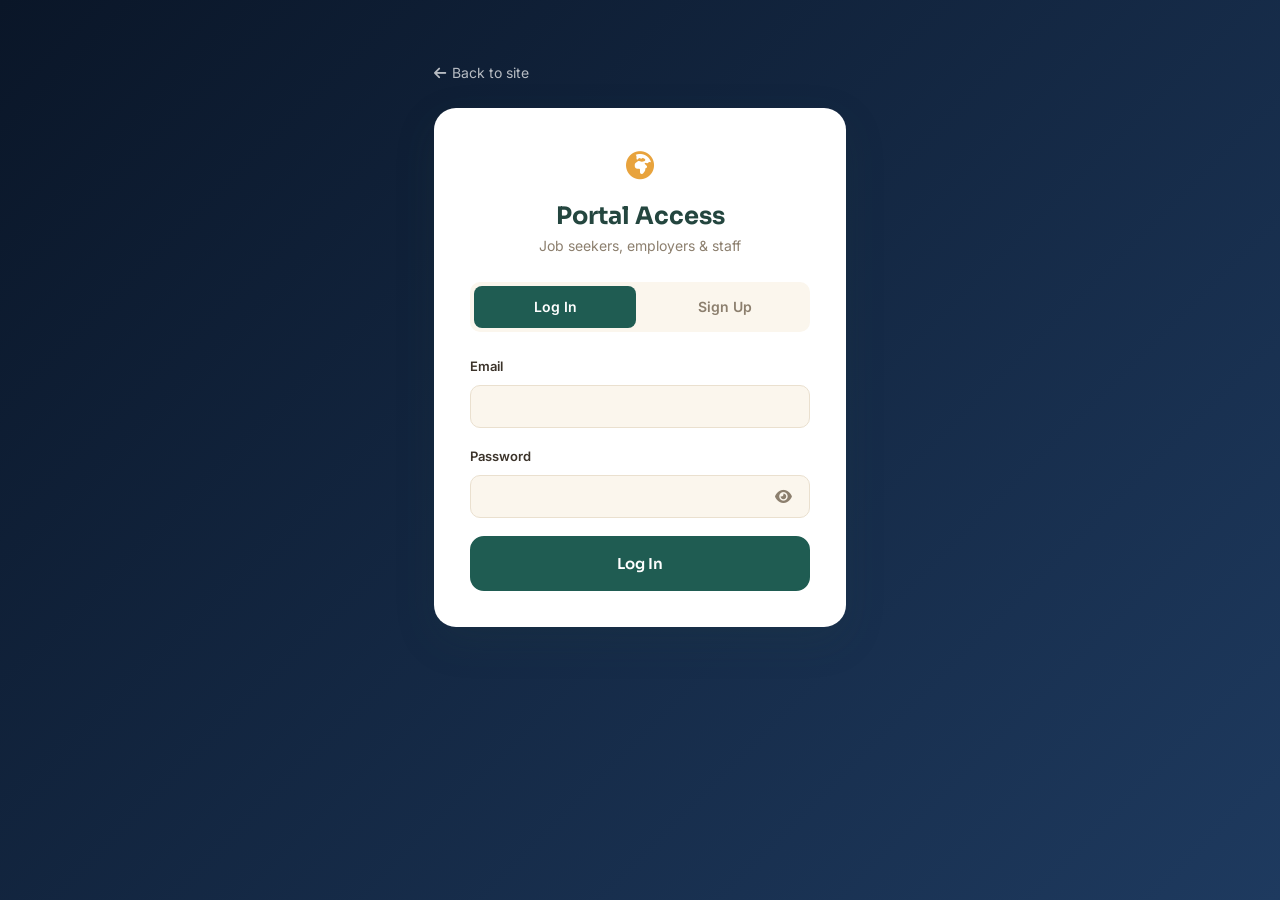
<file: login.html>
<!DOCTYPE html>
<html lang="en">
<head>
<meta charset="UTF-8" />
<meta name="viewport" content="width=device-width, initial-scale=1.0" />
<title>Portal Login – TOPJOBSEEKERS</title>
<link rel="stylesheet" href="style.css" />
<link href="https://fonts.googleapis.com/css2?family=Inter:wght@300;400;500;600;700;800&family=Sora:wght@500;600;700;800&display=swap" rel="stylesheet" />
<link rel="stylesheet" href="https://cdnjs.cloudflare.com/ajax/libs/font-awesome/6.5.0/css/all.min.css" />
<style>
  body { background: linear-gradient(135deg, #0A1628 0%, #1E3A5F 100%); min-height: 100vh; }
  .auth-wrap { max-width: 460px; margin: 0 auto; padding: 60px 24px; }
  .auth-card { background: #fff; border-radius: var(--radius-lg); padding: 36px; box-shadow: var(--shadow-lg); }
  .auth-tabs { display: flex; gap: 8px; margin-bottom: 24px; background: var(--blue-pale); border-radius: 10px; padding: 4px; }
  .auth-tab { flex: 1; text-align: center; padding: 10px; border-radius: 8px; font-weight: 600; font-size: 14px; cursor: pointer; color: var(--text-muted); }
  .auth-tab.active { background: var(--blue); color: #fff; }
  .auth-form { display: none; }
  .auth-form.active { display: block; }
  .role-select { display: flex; gap: 10px; margin-bottom: 18px; }
  .role-option { flex: 1; border: 1.5px solid var(--border); border-radius: 10px; padding: 14px 10px; text-align: center; cursor: pointer; font-size: 13px; font-weight: 600; color: var(--text-muted); }
  .role-option.selected { border-color: var(--blue); background: var(--blue-light); color: var(--blue); }
  .auth-msg { display: none; padding: 12px 14px; border-radius: 10px; font-size: 13px; font-weight: 600; margin-bottom: 16px; }
  .auth-msg.error { display: block; background: #fdeceb; color: #b3261e; }
  .auth-msg.success { display: block; background: #e6f7f1; color: #0a7c4e; }
  .back-home { display: inline-flex; align-items: center; gap: 6px; color: rgba(255,255,255,0.7); font-size: 14px; margin-bottom: 24px; }
  .field-error { display: none; color: #b3261e; font-size: 12px; margin-top: 5px; font-weight: 600; }
  .field-error.show { display: block; }
  input.field-invalid { border-color: #b3261e !important; }
  input.field-valid { border-color: #0a7c4e !important; }
  .pw-field-wrap { position: relative; }
  .pw-field-wrap input { padding-right: 42px; width: 100%; }
  .pw-toggle {
    position: absolute; right: 14px; top: 50%; transform: translateY(-50%);
    color: var(--text-muted); cursor: pointer; font-size: 15px; padding: 4px;
    transition: color .2s ease;
  }
  .pw-toggle:hover { color: var(--blue); }
  .pw-checklist { list-style: none; margin: 10px 0 0; padding: 12px 14px; background: var(--blue-pale); border-radius: 10px; display: none; }
  .pw-checklist.show { display: block; }
  .pw-checklist li { font-size: 12.5px; color: var(--text-muted); padding: 3px 0; display: flex; align-items: center; gap: 8px; transition: color .2s ease; }
  .pw-checklist li i { width: 14px; color: var(--border); transition: color .2s ease; }
  .pw-checklist li.met { color: #0a7c4e; font-weight: 600; }
  .pw-checklist li.met i { color: #0a7c4e; }
  .pw-checklist li.met i::before { content: "\f00c"; } /* checkmark */
</style>
</head>
<body>
  <div class="auth-wrap">
    <a href="index.html" class="back-home"><i class="fas fa-arrow-left"></i> Back to site</a>
    <div class="auth-card">
      <div style="text-align:center;margin-bottom:24px;">
        <span class="logo-icon" style="color:var(--gold);font-size:28px;"><i class="fas fa-globe-africa"></i></span>
        <h2 style="color:var(--navy);margin-top:8px;">Portal Access</h2>
        <p style="color:var(--text-muted);font-size:14px;">Job seekers, employers & staff</p>
      </div>

      <div class="auth-tabs">
        <div class="auth-tab active" id="tabLogin">Log In</div>
        <div class="auth-tab" id="tabSignup">Sign Up</div>
      </div>

      <div id="authMsg" class="auth-msg"></div>

      <!-- LOGIN FORM -->
      <form class="auth-form active" id="loginForm">
        <div class="form-group">
          <label>Email</label>
          <input type="email" id="loginEmail" required />
          <span class="field-error" id="loginEmailError">Enter a valid email address.</span>
        </div>
        <div class="form-group">
          <label>Password</label>
          <div class="pw-field-wrap">
            <input type="password" id="loginPassword" required />
            <i class="fas fa-eye pw-toggle" data-target="loginPassword"></i>
          </div>
        </div>
        <button type="submit" class="btn btn-primary btn-full" id="loginBtn">Log In</button>
      </form>

      <!-- SIGNUP FORM -->
      <form class="auth-form" id="signupForm">
        <label style="font-size:13px;font-weight:600;color:var(--text);display:block;margin-bottom:8px;">I am a...</label>
        <div class="role-select">
          <div class="role-option selected" data-role="job_seeker"><i class="fas fa-user" style="display:block;margin-bottom:6px;"></i>Job Seeker</div>
          <div class="role-option" data-role="employer"><i class="fas fa-building" style="display:block;margin-bottom:6px;"></i>Employer</div>
        </div>
        <div class="form-group">
          <label>Full Name</label>
          <input type="text" id="signupName" required />
        </div>
        <div class="form-group" id="companyGroup" style="display:none;">
          <label>Company Name</label>
          <input type="text" id="signupCompany" />
        </div>
        <div class="form-group">
          <label>Phone</label>
          <input type="tel" id="signupPhone" placeholder="+254 7XX XXX XXX" />
          <span class="field-error" id="signupPhoneError">Enter a valid phone number (7-15 digits, may start with +).</span>
        </div>
        <div class="form-group">
          <label>Current Country</label>
          <select id="signupCountry" required>
            <option value="">Select your country...</option>
            <option value="Kenya" selected>Kenya</option>
            <option value="Uganda">Uganda</option>
            <option value="Tanzania">Tanzania</option>
            <option value="Rwanda">Rwanda</option>
            <option value="Ethiopia">Ethiopia</option>
            <option value="Nigeria">Nigeria</option>
            <option value="Ghana">Ghana</option>
            <option value="South Africa">South Africa</option>
            <option value="Egypt">Egypt</option>
            <option value="UAE">United Arab Emirates</option>
            <option value="Saudi Arabia">Saudi Arabia</option>
            <option value="Qatar">Qatar</option>
            <option value="Kuwait">Kuwait</option>
            <option value="Bahrain">Bahrain</option>
            <option value="United Kingdom">United Kingdom</option>
            <option value="Germany">Germany</option>
            <option value="Canada">Canada</option>
            <option value="United States">United States</option>
            <option value="Other">Other</option>
          </select>
        </div>
        <div class="form-group" id="jobSeekerOnlyGroup">
          <label>Highest Level of Education</label>
          <select id="signupEducation">
            <option value="">Select...</option>
            <option value="Primary">Primary School</option>
            <option value="Secondary">Secondary School</option>
            <option value="Certificate">Certificate</option>
            <option value="Diploma">Diploma</option>
            <option value="Bachelor's Degree">Bachelor's Degree</option>
            <option value="Master's Degree">Master's Degree</option>
            <option value="PhD">PhD / Doctorate</option>
          </select>
        </div>
        <div class="form-group">
          <label>Email</label>
          <input type="email" id="signupEmail" required />
          <span class="field-error" id="signupEmailError">Enter a valid email address.</span>
        </div>
        <div class="form-group">
          <label>Password</label>
          <div class="pw-field-wrap">
            <input type="password" id="signupPassword" required minlength="8" />
            <i class="fas fa-eye pw-toggle" data-target="signupPassword"></i>
          </div>
          <ul class="pw-checklist" id="pwChecklist">
            <li id="pwLen"><i class="fas"></i> At least 8 characters</li>
            <li id="pwUpper"><i class="fas"></i> One uppercase letter (A-Z)</li>
            <li id="pwLower"><i class="fas"></i> One lowercase letter (a-z)</li>
            <li id="pwNum"><i class="fas"></i> One number (0-9)</li>
            <li id="pwSpecial"><i class="fas"></i> One special character (!@#$%^&*)</li>
          </ul>
        </div>
        <div class="form-group" style="display:flex;align-items:flex-start;gap:10px;">
          <input type="checkbox" id="signupPrivacy" required style="margin-top:3px;width:16px;height:16px;flex-shrink:0;" />
          <label for="signupPrivacy" style="font-weight:400;font-size:13px;color:var(--text-muted);">
            I agree to the <a href="privacy.html" target="_blank" style="color:var(--blue);font-weight:600;">Privacy Policy</a> and consent to my data being used to match me with job opportunities.
          </label>
        </div>
        <button type="submit" class="btn btn-primary btn-full" id="signupBtn">Create Account</button>
        <p class="form-note">Employer accounts require admin approval before candidate access is unlocked.</p>
      </form>
    </div>
  </div>

  <script type="module" src="auth.js"></script>
</body>
</html>
</file>
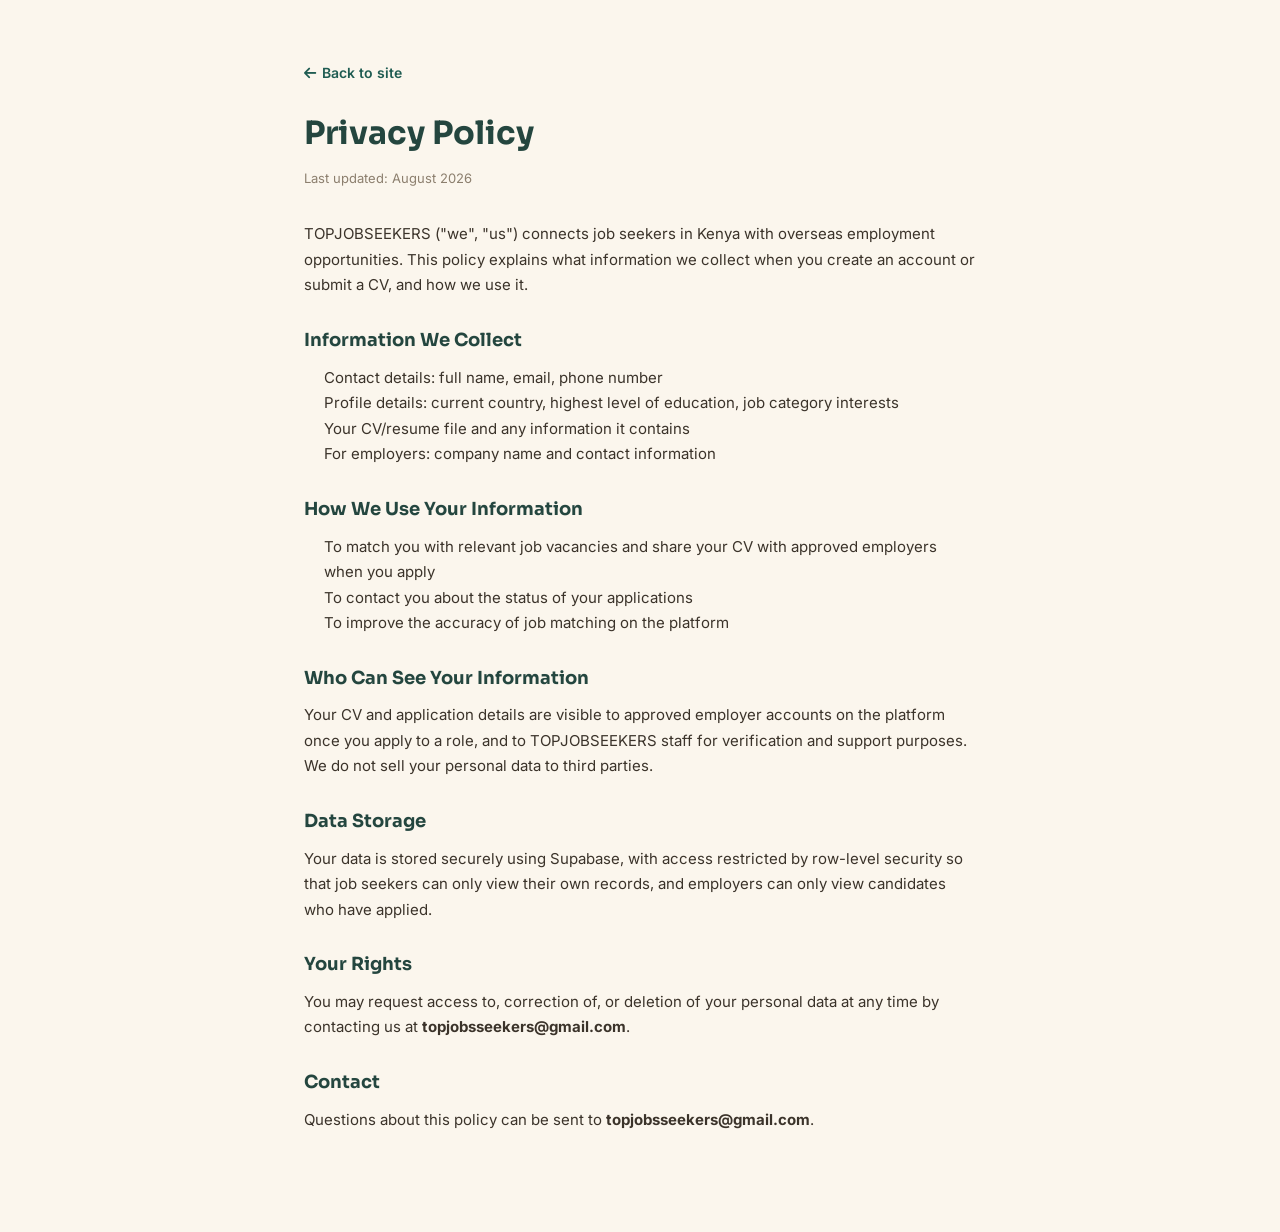
<file: privacy.html>
<!DOCTYPE html>
<html lang="en">
<head>
<meta charset="UTF-8" />
<meta name="viewport" content="width=device-width, initial-scale=1.0" />
<title>Privacy Policy – TOPJOBSEEKERS</title>
<link rel="stylesheet" href="style.css" />
<link href="https://fonts.googleapis.com/css2?family=Inter:wght@300;400;500;600;700;800&family=Sora:wght@500;600;700;800&display=swap" rel="stylesheet" />
<link rel="stylesheet" href="https://cdnjs.cloudflare.com/ajax/libs/font-awesome/6.5.0/css/all.min.css" />
<style>
  body { background: var(--blue-pale); }
  .policy-wrap { max-width: 720px; margin: 0 auto; padding: 60px 24px 100px; }
  .policy-wrap h1 { color: var(--navy); margin-bottom: 8px; }
  .policy-wrap .updated { color: var(--text-muted); font-size: 13px; margin-bottom: 32px; }
  .policy-wrap h2 { color: var(--navy); font-size: 18px; margin: 28px 0 10px; }
  .policy-wrap p, .policy-wrap li { color: var(--text); font-size: 15px; line-height: 1.7; }
  .policy-wrap ul { margin: 10px 0 10px 20px; }
  .back-home { display: inline-flex; align-items: center; gap: 6px; color: var(--blue); font-size: 14px; margin-bottom: 24px; font-weight: 600; }
</style>
</head>
<body>
  <div class="policy-wrap">
    <a href="index.html" class="back-home"><i class="fas fa-arrow-left"></i> Back to site</a>
    <h1>Privacy Policy</h1>
    <p class="updated">Last updated: August 2026</p>

    <p>TOPJOBSEEKERS ("we", "us") connects job seekers in Kenya with overseas employment opportunities. This policy explains what information we collect when you create an account or submit a CV, and how we use it.</p>

    <h2>Information We Collect</h2>
    <ul>
      <li>Contact details: full name, email, phone number</li>
      <li>Profile details: current country, highest level of education, job category interests</li>
      <li>Your CV/resume file and any information it contains</li>
      <li>For employers: company name and contact information</li>
    </ul>

    <h2>How We Use Your Information</h2>
    <ul>
      <li>To match you with relevant job vacancies and share your CV with approved employers when you apply</li>
      <li>To contact you about the status of your applications</li>
      <li>To improve the accuracy of job matching on the platform</li>
    </ul>

    <h2>Who Can See Your Information</h2>
    <p>Your CV and application details are visible to approved employer accounts on the platform once you apply to a role, and to TOPJOBSEEKERS staff for verification and support purposes. We do not sell your personal data to third parties.</p>

    <h2>Data Storage</h2>
    <p>Your data is stored securely using Supabase, with access restricted by row-level security so that job seekers can only view their own records, and employers can only view candidates who have applied.</p>

    <h2>Your Rights</h2>
    <p>You may request access to, correction of, or deletion of your personal data at any time by contacting us at <strong>topjobsseekers@gmail.com</strong>.</p>

    <h2>Contact</h2>
    <p>Questions about this policy can be sent to <strong>topjobsseekers@gmail.com</strong>.</p>
  </div>
</body>
</html>
</file>
<file: style.css>
/* ====== CSS VARIABLES — warm & approachable palette ====== */
:root {
  --navy: #24463F;          /* deep warm teal-charcoal, replaces cold navy */
  --blue: #1F5C52;          /* deep teal — primary brand color */
  --blue-mid: #17453D;      /* darker teal for hover states */
  --blue-light: #E3EFEC;    /* pale teal tint, for chips/backgrounds */
  --blue-pale: #FBF6ED;     /* warm ivory — main page background */
  --gold: #E8A33D;          /* warm amber accent */
  --coral: #D65B4A;         /* warm brick-coral, used sparingly (hot badges) */
  --white: #FFFFFF;
  --text: #3B332A;          /* warm charcoal body text */
  --text-muted: #8C7F6E;    /* warm muted grey-brown */
  --border: #EAE0CF;        /* soft sand border */
  --shadow: 0 4px 24px rgba(59,51,42,0.08);
  --shadow-lg: 0 14px 40px rgba(36,70,63,0.16);
  --radius: 14px;
  --radius-lg: 22px;
  --transition: 0.25s ease;
  --font: 'Inter', system-ui, sans-serif;
  --font-display: 'Sora', 'Inter', system-ui, sans-serif;
}

*, *::before, *::after { box-sizing: border-box; margin: 0; padding: 0; }
html { scroll-behavior: smooth; }
body { font-family: var(--font); color: var(--text); background: var(--white); line-height: 1.6; overflow-x: hidden; }
h1, h2, h3, h4, .job-title, .logo-text, .btn { font-family: var(--font-display); }
img { max-width: 100%; display: block; }
a { text-decoration: none; color: inherit; }
ul { list-style: none; }
input, select, textarea, button { font-family: inherit; }

.container { max-width: 1200px; margin: 0 auto; padding: 0 24px; }

.section { padding: 88px 0; }
.section-header { text-align: center; margin-bottom: 56px; }
.section-eyebrow { display: inline-block; font-size: 12px; font-weight: 700; letter-spacing: 2px; text-transform: uppercase; color: var(--blue); background: var(--blue-light); padding: 6px 16px; border-radius: 100px; margin-bottom: 16px; }
.section-eyebrow.light { color: var(--gold); background: rgba(245,166,35,0.15); }
.section-header h2 { font-size: clamp(28px, 4vw, 40px); font-weight: 800; color: var(--navy); line-height: 1.2; margin-bottom: 16px; }
.section-header p { color: var(--text-muted); font-size: 17px; max-width: 560px; margin: 0 auto; }
.highlight { color: var(--blue); }
.highlight-gold { color: var(--gold); }
.center-action { text-align: center; margin-top: 48px; }

.btn {
  display: inline-flex; align-items: center; gap: 8px;
  padding: 12px 24px; border-radius: var(--radius); font-weight: 600; font-size: 15px;
  cursor: pointer; border: 2px solid transparent; transition: all var(--transition);
  white-space: nowrap;
}
.btn-primary { background: var(--blue); color: #fff; border-color: var(--blue); }
.btn-primary:hover { background: var(--blue-mid); border-color: var(--blue-mid); transform: translateY(-2px); box-shadow: 0 8px 24px rgba(30,111,217,0.3); }
.btn-outline { background: transparent; color: var(--blue); border-color: var(--blue); }
.btn-outline:hover { background: var(--blue); color: #fff; }
.btn-ghost { background: rgba(255,255,255,0.12); color: #fff; border-color: rgba(255,255,255,0.3); }
.btn-ghost:hover { background: rgba(255,255,255,0.22); }
.btn-lg { padding: 16px 32px; font-size: 16px; border-radius: 14px; }
.btn-full { width: 100%; justify-content: center; padding: 16px; }

.navbar {
  position: fixed; top: 0; left: 0; right: 0; z-index: 1000;
  background: rgba(10,22,40,0.0); backdrop-filter: blur(0px);
  transition: all 0.35s ease; padding: 20px 0;
}
.navbar.scrolled {
  background: rgba(10,22,40,0.96); backdrop-filter: blur(12px);
  padding: 12px 0; box-shadow: 0 2px 24px rgba(0,0,0,0.2);
}
.nav-inner { display: flex; align-items: center; justify-content: space-between; }
.logo { display: flex; align-items: center; gap: 10px; font-size: 20px; color: #fff; font-weight: 500; }
.logo strong { font-weight: 800; }
.logo em { font-style: normal; color: var(--gold); font-weight: 700; }
.logo-icon { font-size: 24px; color: var(--gold); }
.nav-links { display: flex; align-items: center; gap: 8px; }
.nav-links a { color: rgba(255,255,255,0.85); font-size: 14px; font-weight: 500; padding: 8px 12px; border-radius: 8px; transition: all var(--transition); }
.nav-links a:hover { color: #fff; background: rgba(255,255,255,0.08); }
.nav-links .btn { padding: 9px 18px; font-size: 14px; }
.hamburger { display: none; flex-direction: column; gap: 5px; cursor: pointer; background: none; border: none; padding: 4px; }
.hamburger span { display: block; width: 24px; height: 2px; background: #fff; border-radius: 2px; transition: all var(--transition); }

.hero {
  min-height: 100vh; display: flex; flex-direction: column; justify-content: center;
  background: linear-gradient(135deg, #1B3B34 0%, #1F5C52 45%, #2C7A6C 100%);
  position: relative; overflow: hidden; padding-top: 80px;
}
.hero-bg-shapes { position: absolute; inset: 0; pointer-events: none; }
.shape { position: absolute; border-radius: 50%; }
.shape-1 { width: 600px; height: 600px; background: radial-gradient(circle, rgba(30,111,217,0.18) 0%, transparent 70%); top: -100px; right: -100px; }
.shape-2 { width: 400px; height: 400px; background: radial-gradient(circle, rgba(245,166,35,0.08) 0%, transparent 70%); bottom: 0; left: -100px; }
.hero-inner { display: grid; grid-template-columns: 1fr 1fr; gap: 60px; align-items: center; padding: 80px 0 120px; position: relative; z-index: 1; }
.hero-eyebrow { display: inline-flex; align-items: center; gap: 8px; color: var(--gold); font-size: 13px; font-weight: 600; letter-spacing: 1.5px; text-transform: uppercase; margin-bottom: 20px; }
.hero h1 { font-size: clamp(36px, 5vw, 60px); font-weight: 800; color: #fff; line-height: 1.1; margin-bottom: 24px; }
.hero .highlight { color: var(--gold); }
.hero-sub { font-size: 17px; color: rgba(255,255,255,0.72); line-height: 1.7; max-width: 480px; margin-bottom: 36px; }
.hero-actions { display: flex; gap: 16px; flex-wrap: wrap; margin-bottom: 48px; }
.hero-trust { display: flex; align-items: center; gap: 0; }
.trust-item { text-align: center; padding: 0 28px; }
.trust-item:first-child { padding-left: 0; }
.trust-num { font-size: 32px; font-weight: 800; color: #fff; }
.trust-item span:first-of-type { font-size: 28px; font-weight: 800; color: var(--gold); }
.trust-item small { display: block; font-size: 12px; color: rgba(255,255,255,0.55); margin-top: 4px; letter-spacing: 0.5px; }
.trust-divider { width: 1px; height: 48px; background: rgba(255,255,255,0.15); }

.globe-card { position: relative; }
.globe-svg { width: 100%; max-width: 420px; filter: drop-shadow(0 20px 60px rgba(30,111,217,0.3)); }
.floating-tag {
  position: absolute; background: #fff; border-radius: 12px; padding: 10px 16px;
  font-size: 13px; font-weight: 600; color: var(--navy);
  box-shadow: var(--shadow-lg); display: flex; align-items: center; gap: 8px; white-space: nowrap;
  animation: floatTag 3s ease-in-out infinite;
}
.floating-tag i { color: var(--blue); }
.tag-1 { top: 10%; left: -10%; animation-delay: 0s; }
.tag-2 { bottom: 20%; right: -5%; animation-delay: 1.5s; }
@keyframes floatTag { 0%, 100% { transform: translateY(0px); } 50% { transform: translateY(-8px); } }

.hero-wave { position: absolute; bottom: 0; left: 0; right: 0; line-height: 0; }
.hero-wave svg { width: 100%; height: 80px; }

.marquee-strip { background: var(--blue); padding: 14px 0; overflow: hidden; }
.marquee-track {
  display: flex; gap: 40px; width: max-content;
  animation: marquee 30s linear infinite;
  font-size: 14px; font-weight: 600; color: rgba(255,255,255,0.9);
}
.marquee-track span { white-space: nowrap; padding: 0 8px; }
@keyframes marquee { from { transform: translateX(0); } to { transform: translateX(-50%); } }

.search-section { padding: 40px 0; background: var(--white); }
.search-box {
  background: var(--white); border-radius: 16px; padding: 12px; display: flex; gap: 8px; flex-wrap: wrap;
  box-shadow: 0 4px 40px rgba(10,22,40,0.10); border: 1.5px solid var(--border);
}
.search-field { flex: 1; min-width: 180px; display: flex; align-items: center; gap: 10px; padding: 10px 16px; border-radius: 10px; border: 1.5px solid var(--border); background: var(--blue-pale); }
.search-field i { color: var(--blue); font-size: 16px; flex-shrink: 0; }
.search-field input, .search-field select { border: none; background: none; outline: none; font-size: 14px; color: var(--text); width: 100%; }
.search-field select { cursor: pointer; }
.search-box .btn { align-self: stretch; padding: 0 28px; border-radius: 10px; }

.categories-grid { display: grid; grid-template-columns: repeat(auto-fill, minmax(240px, 1fr)); gap: 24px; }
.cat-card {
  background: var(--white); border: 1.5px solid var(--border); border-radius: var(--radius-lg); padding: 32px 28px;
  cursor: pointer; transition: all var(--transition);
}
.cat-card:hover { border-color: var(--blue); transform: translateY(-4px); box-shadow: var(--shadow-lg); }
.cat-icon { width: 56px; height: 56px; border-radius: 14px; background: color-mix(in srgb, var(--c) 12%, transparent); color: var(--c); display: flex; align-items: center; justify-content: center; font-size: 24px; margin-bottom: 20px; }
.cat-card h3 { font-size: 17px; font-weight: 700; color: var(--navy); margin-bottom: 8px; }
.cat-card p { font-size: 13px; color: var(--text-muted); line-height: 1.5; margin-bottom: 16px; }
.cat-count { font-size: 12px; font-weight: 700; color: var(--blue); background: var(--blue-light); padding: 4px 12px; border-radius: 100px; }

.jobs-grid { display: grid; grid-template-columns: repeat(auto-fill, minmax(340px, 1fr)); gap: 24px; }
.job-card {
  background: var(--white); border: 1.5px solid var(--border); border-radius: var(--radius-lg); padding: 28px;
  transition: all var(--transition); position: relative; overflow: hidden;
}
.job-card::before { content: ''; position: absolute; top: 0; left: 0; right: 0; height: 3px; background: var(--blue); transform: scaleX(0); transition: transform var(--transition); }
.job-card:hover { border-color: var(--blue); transform: translateY(-4px); box-shadow: var(--shadow-lg); }
.job-card:hover::before { transform: scaleX(1); }
/* Photo banner across the top of every job card, matched to the job's
   category (e.g. a nurse photo for Healthcare jobs). Falls back to a soft
   gradient + emoji icon if no photo has loaded yet or the fetch failed,
   so cards never look broken or blank. */
.job-photo {
  position: relative;
  height: 150px;
  margin: -28px -28px 18px -28px;
  border-radius: var(--radius-lg) var(--radius-lg) 0 0;
  overflow: hidden;
  background: linear-gradient(135deg, var(--blue-light), #eef4ff);
  display: flex; align-items: center; justify-content: center;
}
.job-photo img {
  width: 100%; height: 100%; object-fit: cover;
  opacity: 0; transform: scale(1.06);
  transition: opacity .5s ease, transform .5s ease;
}
.job-photo img.loaded { opacity: 1; transform: scale(1); }
.job-photo-fallback {
  font-size: 34px; opacity: .55;
  transition: opacity .4s ease;
}
.job-photo img.loaded + .job-photo-fallback { opacity: 0; }
.job-photo .job-badge { position: absolute; top: 12px; right: 12px; box-shadow: var(--shadow); }

.job-header { display: flex; align-items: flex-start; justify-content: space-between; margin-bottom: 16px; }
.job-logo { width: 48px; height: 48px; border-radius: 10px; background: var(--blue-light); display: flex; align-items: center; justify-content: center; font-size: 20px; }
.job-caption { font-size: 13.5px; color: var(--text-muted); margin: 10px 0; line-height: 1.55; }

/* ===== DASHBOARD: profile card, stat chips, gentle staggered fade-in ===== */
.reveal-dash { opacity: 0; transform: translateY(14px); transition: opacity .5s ease, transform .5s ease; }
.reveal-dash.in-view-dash { opacity: 1; transform: translateY(0); }

.profile-card-top { display: flex; align-items: center; gap: 16px; margin-bottom: 20px; }
.profile-avatar {
  width: 56px; height: 56px; border-radius: 50%; background: linear-gradient(135deg, var(--blue), var(--navy));
  color: #fff; display: flex; align-items: center; justify-content: center; font-weight: 700; font-size: 18px; flex-shrink: 0;
}
.profile-detail-grid { display: grid; grid-template-columns: repeat(auto-fit, minmax(200px, 1fr)); gap: 14px; padding-top: 16px; border-top: 1px solid var(--border); }
.profile-detail { display: flex; align-items: center; gap: 10px; font-size: 14px; color: var(--text); }
.profile-detail i { color: var(--blue); width: 18px; text-align: center; }
.privacy-note { margin-top: 16px; font-size: 12px; color: #0a7c4e; display: flex; align-items: center; gap: 6px; }

.stats-row { display: grid; grid-template-columns: repeat(3, 1fr); gap: 14px; margin-bottom: 24px; }
.stat-chip {
  background: #fff; border: 1.5px solid var(--border); border-radius: var(--radius-lg);
  padding: 18px 12px; text-align: center; transition: all var(--transition);
}
.stat-chip:hover { border-color: var(--blue); transform: translateY(-3px); box-shadow: var(--shadow); }
.stat-num { display: block; font-size: 26px; font-weight: 800; color: var(--navy); }
.stat-label { display: block; font-size: 12px; color: var(--text-muted); margin-top: 4px; text-transform: uppercase; letter-spacing: 0.5px; }
@media (max-width: 480px) { .stats-row { grid-template-columns: 1fr 1fr 1fr; gap: 8px; } .stat-num { font-size: 20px; } .stat-label { font-size: 10px; } }

.wallet-card {
  background: linear-gradient(135deg, var(--navy), #16382F);
  border-radius: var(--radius-lg); padding: 24px 28px; margin-bottom: 24px; color: #fff;
  position: relative; overflow: hidden;
}
.wallet-card::after {
  content: ''; position: absolute; right: -30px; top: -30px; width: 140px; height: 140px;
  background: radial-gradient(circle, rgba(255,255,255,0.08), transparent 70%); border-radius: 50%;
}
.wallet-label { font-size: 13px; color: rgba(255,255,255,0.7); display: flex; align-items: center; gap: 8px; margin-bottom: 8px; }
.wallet-amount { font-size: 32px; font-weight: 800; color: var(--gold); }
.wallet-note { font-size: 12px; color: rgba(255,255,255,0.55); margin-top: 8px; }
.job-badge { font-size: 11px; font-weight: 700; padding: 4px 10px; border-radius: 100px; }
.badge-new { background: #E9F3EA; color: #2F7D4A; }
.badge-hot { background: #FBE9E5; color: var(--coral); }
.badge-featured { background: var(--blue-light); color: var(--blue); }
.job-title { font-size: 17px; font-weight: 700; color: var(--navy); margin-bottom: 6px; }
.job-company { font-size: 14px; color: var(--text-muted); margin-bottom: 16px; }
.job-meta { display: flex; flex-wrap: wrap; gap: 10px; margin-bottom: 20px; }
.job-tag { display: inline-flex; align-items: center; gap: 5px; font-size: 12px; color: var(--text-muted); background: var(--blue-pale); padding: 5px 10px; border-radius: 6px; }
.job-tag i { color: var(--blue); font-size: 11px; }
.job-salary { font-size: 16px; font-weight: 700; color: var(--blue); margin-bottom: 16px; }
.job-footer { display: flex; align-items: center; justify-content: space-between; }
.job-date { font-size: 12px; color: var(--text-muted); }
.btn-apply { font-size: 13px; padding: 8px 20px; border-radius: 8px; }

.steps-track { display: flex; align-items: flex-start; gap: 8px; }
.step-card { flex: 1; background: var(--white); border: 1.5px solid var(--border); border-radius: var(--radius-lg); padding: 36px 28px; text-align: center; transition: all var(--transition); }
.step-card:hover { border-color: var(--blue); box-shadow: var(--shadow-lg); transform: translateY(-4px); }
.step-num { font-size: 48px; font-weight: 900; color: var(--blue-light); line-height: 1; margin-bottom: 16px; font-variant-numeric: tabular-nums; }
.step-icon { width: 60px; height: 60px; border-radius: 14px; background: var(--blue); color: #fff; display: flex; align-items: center; justify-content: center; font-size: 24px; margin: 0 auto 20px; }
.step-card h3 { font-size: 17px; font-weight: 700; color: var(--navy); margin-bottom: 12px; }
.step-card p { font-size: 14px; color: var(--text-muted); line-height: 1.6; }
.step-arrow { font-size: 20px; color: var(--border); margin-top: 80px; flex-shrink: 0; }

.cv-inner { display: grid; grid-template-columns: 1fr 1fr; gap: 60px; align-items: start; }
.cv-text h2 { font-size: clamp(28px, 3.5vw, 40px); font-weight: 800; color: #fff; line-height: 1.2; margin-bottom: 20px; }
.cv-text p { color: rgba(255,255,255,0.72); font-size: 16px; line-height: 1.7; margin-bottom: 28px; }
.cv-perks { display: flex; flex-direction: column; gap: 12px; }
.cv-perks li { display: flex; align-items: center; gap: 12px; color: rgba(255,255,255,0.85); font-size: 15px; }
.cv-perks i { color: var(--gold); font-size: 16px; }
.cv-form-wrap { background: #fff; border-radius: var(--radius-lg); padding: 40px; box-shadow: var(--shadow-lg); }
.cv-form h3 { font-size: 22px; font-weight: 800; color: var(--navy); margin-bottom: 24px; }

.form-row { display: grid; grid-template-columns: 1fr 1fr; gap: 16px; }
.form-group { margin-bottom: 18px; }
.form-group label { display: block; font-size: 13px; font-weight: 600; color: var(--text); margin-bottom: 8px; }
.form-group input,
.form-group select,
.form-group textarea {
  width: 100%; padding: 12px 14px; border: 1.5px solid var(--border); border-radius: 10px;
  font-size: 14px; color: var(--text); background: var(--blue-pale);
  outline: none; transition: border-color var(--transition);
}
.form-group input:focus, .form-group select:focus, .form-group textarea:focus { border-color: var(--blue); background: #fff; }
.form-group textarea { resize: vertical; }
.file-drop {
  border: 2px dashed var(--border); border-radius: 10px; padding: 28px 20px; text-align: center;
  cursor: pointer; transition: all var(--transition); color: var(--text-muted); background: var(--blue-pale);
}
.file-drop:hover { border-color: var(--blue); background: var(--blue-light); }
.file-drop i { font-size: 28px; color: var(--blue); display: block; margin-bottom: 8px; }
.file-drop span { font-size: 14px; }
.file-drop strong { color: var(--blue); }
.form-note { text-align: center; font-size: 12px; color: var(--text-muted); margin-top: 12px; }
.cv-success { display: flex; align-items: center; gap: 10px; background: #e6f7f1; color: #0a7c4e; padding: 14px 16px; border-radius: 10px; font-size: 14px; font-weight: 600; margin-top: 16px; }
.cv-success i { font-size: 18px; }
.hidden { display: none !important; }

.testimonials-grid { display: grid; grid-template-columns: repeat(3, 1fr); gap: 24px; }
.testi-card { background: var(--white); border: 1.5px solid var(--border); border-radius: var(--radius-lg); padding: 32px 28px; transition: all var(--transition); }
.testi-card.featured { background: var(--navy); border-color: var(--navy); }
.testi-card:hover { transform: translateY(-4px); box-shadow: var(--shadow-lg); }
.testi-quote { font-size: 28px; color: var(--blue); margin-bottom: 16px; opacity: 0.4; }
.testi-card.featured .testi-quote { color: var(--gold); }
.testi-card p { font-size: 15px; color: var(--text-muted); line-height: 1.7; margin-bottom: 24px; }
.testi-card.featured p { color: rgba(255,255,255,0.8); }
.testi-author { display: flex; align-items: center; gap: 14px; }
.testi-avatar { width: 44px; height: 44px; border-radius: 50%; display: flex; align-items: center; justify-content: center; color: #fff; font-weight: 700; font-size: 14px; flex-shrink: 0; }
.testi-author strong { display: block; font-size: 15px; color: var(--navy); }
.testi-card.featured .testi-author strong { color: #fff; }
.testi-author span { font-size: 13px; color: var(--text-muted); }
.testi-card.featured .testi-author span { color: rgba(255,255,255,0.55); }

.emp-split { display: grid; grid-template-columns: 1fr 1fr; gap: 60px; align-items: center; }
.emp-text h2 { font-size: clamp(28px, 3.5vw, 40px); font-weight: 800; color: var(--navy); margin: 12px 0 16px; line-height: 1.2; }
.emp-text p { color: var(--text-muted); font-size: 16px; line-height: 1.7; margin-bottom: 28px; }
.emp-list { display: flex; flex-direction: column; gap: 14px; margin-bottom: 32px; }
.emp-list li { display: flex; align-items: center; gap: 12px; color: var(--text); font-size: 15px; }
.emp-list i { color: var(--blue); font-size: 16px; width: 20px; text-align: center; }
.emp-stats { display: grid; grid-template-columns: 1fr 1fr; gap: 20px; }
.emp-stat-card { background: var(--blue-light); border-radius: var(--radius-lg); padding: 32px 24px; text-align: center; }
.big-num { display: block; font-size: 42px; font-weight: 900; color: var(--navy); line-height: 1; }
.big-num small { font-size: 22px; color: var(--blue); }
.emp-stat-card span:last-child { font-size: 13px; color: var(--text-muted); font-weight: 500; margin-top: 8px; display: block; }

.contact-grid { display: grid; grid-template-columns: 1fr 1.4fr; gap: 60px; align-items: start; }
.contact-info { display: flex; flex-direction: column; gap: 0; }
.contact-item { display: flex; align-items: flex-start; gap: 16px; padding: 20px 0; border-bottom: 1px solid var(--border); }
.contact-item:last-of-type { border: none; }
.contact-item i { width: 44px; height: 44px; border-radius: 10px; background: var(--blue-light); color: var(--blue); display: flex; align-items: center; justify-content: center; font-size: 18px; flex-shrink: 0; }
.contact-item strong { display: block; font-size: 14px; color: var(--navy); margin-bottom: 4px; }
.contact-item span { font-size: 14px; color: var(--text-muted); line-height: 1.6; }
.social-links { display: flex; gap: 12px; margin-top: 24px; }
.social-links a { width: 40px; height: 40px; border-radius: 10px; background: var(--blue-light); color: var(--blue); display: flex; align-items: center; justify-content: center; font-size: 16px; transition: all var(--transition); }
.social-links a:hover { background: var(--blue); color: #fff; transform: translateY(-2px); }
.contact-form { background: var(--blue-pale); border-radius: var(--radius-lg); padding: 36px; border: 1.5px solid var(--border); }

.footer { background: var(--navy); color: rgba(255,255,255,0.7); padding-top: 72px; }
.footer-inner { display: grid; grid-template-columns: 2fr 1fr 1fr 1fr; gap: 48px; padding-bottom: 56px; }
.footer-brand .logo.light { margin-bottom: 16px; }
.footer-brand p { font-size: 14px; line-height: 1.7; color: rgba(255,255,255,0.55); margin-bottom: 20px; }
.footer-badges { display: flex; gap: 10px; flex-wrap: wrap; }
.footer-badges span { font-size: 11px; font-weight: 600; color: var(--gold); background: rgba(245,166,35,0.12); padding: 5px 12px; border-radius: 100px; display: flex; align-items: center; gap: 6px; }
.footer-col h4 { font-size: 13px; font-weight: 700; color: #fff; letter-spacing: 1px; text-transform: uppercase; margin-bottom: 20px; }
.footer-col ul { display: flex; flex-direction: column; gap: 10px; }
.footer-col a { font-size: 14px; color: rgba(255,255,255,0.55); transition: color var(--transition); }
.footer-col a:hover { color: #fff; }
.footer-bottom { border-top: 1px solid rgba(255,255,255,0.08); padding: 20px 0; }
.footer-bottom .container { display: flex; align-items: center; justify-content: space-between; flex-wrap: wrap; gap: 12px; }
.footer-bottom span { font-size: 13px; color: rgba(255,255,255,0.4); }
.footer-legal { display: flex; gap: 20px; }
.footer-legal a { font-size: 13px; color: rgba(255,255,255,0.4); transition: color var(--transition); }
.footer-legal a:hover { color: #fff; }

.back-top {
  position: fixed; bottom: 28px; right: 28px; z-index: 999;
  width: 48px; height: 48px; border-radius: 12px; border: none;
  background: var(--blue); color: #fff; font-size: 18px; cursor: pointer;
  display: flex; align-items: center; justify-content: center;
  box-shadow: 0 4px 20px rgba(30,111,217,0.4);
  opacity: 0; pointer-events: none; transform: translateY(12px);
  transition: all var(--transition);
}
.back-top.visible { opacity: 1; pointer-events: all; transform: translateY(0); }
.back-top:hover { background: var(--blue-mid); transform: translateY(-2px); }

@media (max-width: 1024px) {
  .hero-inner { grid-template-columns: 1fr; text-align: center; }
  .hero-sub { max-width: 100%; }
  .hero-actions { justify-content: center; }
  .hero-trust { justify-content: center; }
  .hero-visual { margin-top: 32px; }
  .steps-track { flex-direction: column; }
  .step-arrow { transform: rotate(90deg); align-self: center; margin: 0; }
  .cv-inner, .emp-split, .contact-grid { grid-template-columns: 1fr; }
  .testimonials-grid { grid-template-columns: 1fr; }
  .footer-inner { grid-template-columns: 1fr 1fr; }
}

@media (max-width: 768px) {
  .section { padding: 64px 0; }
  .nav-links { display: none; flex-direction: column; position: absolute; top: 100%; left: 0; right: 0; background: var(--navy); padding: 20px 24px; gap: 4px; }
  .nav-links.open { display: flex; }
  .nav-links a { display: block; padding: 12px; border-radius: 8px; }
  .hamburger { display: flex; }
  .search-box { flex-direction: column; }
  .search-field { min-width: unset; }
  .form-row { grid-template-columns: 1fr; }
  .jobs-grid { grid-template-columns: 1fr; }
  .footer-inner { grid-template-columns: 1fr; gap: 32px; }
  .footer-bottom .container { flex-direction: column; text-align: center; }
  .emp-stats { grid-template-columns: 1fr 1fr; }
  .categories-grid { grid-template-columns: 1fr 1fr; }
}

@media (max-width: 480px) {
  .categories-grid { grid-template-columns: 1fr; }
  .hero-trust { flex-direction: column; gap: 20px; }
  .trust-divider { width: 48px; height: 1px; }
  .emp-stats { grid-template-columns: 1fr; }
}

.reveal { opacity: 0; transform: translateY(28px); transition: opacity 0.55s ease, transform 0.55s ease; }
.reveal.in-view { opacity: 1; transform: translateY(0); }

/* =====================================================================
   ADDITIONS — nav login button, sliding photo carousel, form error state
   ===================================================================== */

.btn-ghost-dark {
  background: rgba(30,111,217,0.12);
  color: var(--gold);
  border-color: transparent;
}
.btn-ghost-dark:hover { background: rgba(245,166,35,0.15); }

.cv-error {
  display: flex; align-items: center; gap: 10px;
  background: #fdeceb; color: #b3261e; padding: 14px 16px;
  border-radius: 10px; font-size: 14px; font-weight: 600; margin-top: 16px;
}
.cv-error i { font-size: 18px; }

.showcase-section { padding: 56px 0 64px; background: var(--white); }
.showcase-section .section-header { margin-bottom: 32px; }
.showcase-track-wrap { overflow: hidden; }
.showcase-track {
  display: flex; gap: 20px; width: max-content;
  animation: showcase-scroll 36s linear infinite;
  padding: 4px 24px;
}
.showcase-track:hover { animation-play-state: paused; }
@keyframes showcase-scroll { from { transform: translateX(0); } to { transform: translateX(-50%); } }

.showcase-card {
  position: relative; flex-shrink: 0;
  width: 180px; height: 220px; border-radius: var(--radius-lg);
  overflow: hidden; box-shadow: var(--shadow);
  border: 1.5px solid var(--border);
}
.showcase-card img { width: 100%; height: 100%; object-fit: cover; }
.showcase-caption {
  position: absolute; left: 0; right: 0; bottom: 0;
  background: linear-gradient(0deg, rgba(10,22,40,0.85) 0%, rgba(10,22,40,0) 100%);
  color: #fff; padding: 28px 14px 12px; font-size: 13px; font-weight: 700;
  display: flex; align-items: center; justify-content: space-between;
}
.showcase-flag { font-size: 16px; }

@media (max-width: 768px) {
  .showcase-card { width: 140px; height: 180px; }
}

.showcase-loading { padding: 40px; text-align: center; color: var(--text-muted); width: 100%; }

/* ===== BIG STATIC HERO PHOTO ===== */
.hero-photo-card {
  position: relative; width: 100%; max-width: 460px; aspect-ratio: 4/5;
  border-radius: 28px; overflow: hidden;
  box-shadow: 0 30px 70px rgba(0,0,0,0.35);
  background: linear-gradient(135deg, rgba(30,111,217,0.25), rgba(10,22,40,0.4));
}
.hero-photo {
  width: 100%; height: 100%; object-fit: cover; object-position: top center;
  opacity: 0; transition: opacity 0.5s ease;
}
.hero-photo-card.loaded .hero-photo { opacity: 1; }
.hero-photo-card.loaded .hero-photo-skeleton { opacity: 0; }
.hero-photo-skeleton {
  position: absolute; inset: 0; display: flex; align-items: center; justify-content: center;
  color: rgba(255,255,255,0.5); font-size: 24px; transition: opacity 0.3s ease;
}
.hero-photo-stat {
  position: absolute; left: 20px; bottom: 20px; right: 20px;
  background: rgba(10,22,40,0.75); backdrop-filter: blur(6px);
  border-radius: 14px; padding: 14px 18px; color: #fff;
  display: flex; flex-direction: column;
}
.hero-photo-stat-num { font-size: 24px; font-weight: 800; color: var(--gold); }
.hero-photo-stat-label { font-size: 12px; color: rgba(255,255,255,0.8); }

@media (max-width: 1024px) {
  .hero-photo-card { max-width: 340px; margin: 0 auto; }
}

/* ===== CHAT WIDGET (floating, top-right) ===== */
.chat-toggle-btn {
  position: fixed; top: 88px; right: 28px; z-index: 1100;
  width: 56px; height: 56px; border-radius: 50%; border: none;
  background: var(--blue); color: #fff; font-size: 22px; cursor: pointer;
  display: flex; align-items: center; justify-content: center;
  box-shadow: var(--shadow-lg);
  transition: all var(--transition);
}
.chat-toggle-btn:hover { background: var(--blue-mid); transform: translateY(-2px) scale(1.05); }

.chat-panel {
  position: fixed; top: 152px; right: 28px; z-index: 1100;
  width: 360px; max-width: calc(100vw - 40px); height: 480px; max-height: 65vh;
  background: #fff; border-radius: var(--radius-lg); box-shadow: var(--shadow-lg);
  display: flex; flex-direction: column; overflow: hidden;
  opacity: 0; pointer-events: none; transform: translateY(-12px) scale(0.97);
  transition: all 0.25s ease;
}
.chat-panel.open { opacity: 1; pointer-events: all; transform: translateY(0) scale(1); }

.chat-panel-header {
  background: var(--navy); color: #fff; padding: 16px 18px;
  display: flex; align-items: center; justify-content: space-between;
}
.chat-panel-header strong { display: block; font-size: 14px; }
.chat-status { font-size: 11px; color: #6be3a3; display: flex; align-items: center; gap: 5px; }
.chat-status i { font-size: 7px; }
.chat-panel-header button { background: none; border: none; color: rgba(255,255,255,0.7); font-size: 16px; cursor: pointer; }
.chat-panel-header button:hover { color: #fff; }

.chat-messages { flex: 1; overflow-y: auto; padding: 16px; display: flex; flex-direction: column; gap: 10px; background: var(--blue-pale); }
.chat-bubble { max-width: 82%; padding: 10px 14px; border-radius: 14px; font-size: 14px; line-height: 1.5; }
.chat-bubble.user { align-self: flex-end; background: var(--blue); color: #fff; border-bottom-right-radius: 4px; }
.chat-bubble.assistant { align-self: flex-start; background: #fff; color: var(--text); border: 1px solid var(--border); border-bottom-left-radius: 4px; }
.chat-bubble.typing { display: flex; gap: 4px; padding: 14px; }
.chat-bubble.typing span { width: 6px; height: 6px; border-radius: 50%; background: var(--text-muted); animation: chatTyping 1.2s infinite ease-in-out; }
.chat-bubble.typing span:nth-child(2) { animation-delay: 0.15s; }
.chat-bubble.typing span:nth-child(3) { animation-delay: 0.3s; }
@keyframes chatTyping { 0%, 60%, 100% { opacity: 0.3; transform: translateY(0); } 30% { opacity: 1; transform: translateY(-3px); } }

.chat-input-row { display: flex; border-top: 1px solid var(--border); padding: 10px; gap: 8px; background: #fff; }
.chat-input-row input { flex: 1; border: 1.5px solid var(--border); border-radius: 10px; padding: 10px 12px; font-size: 14px; outline: none; }
.chat-input-row input:focus { border-color: var(--blue); }
.chat-input-row button { width: 40px; border: none; border-radius: 10px; background: var(--blue); color: #fff; cursor: pointer; font-size: 14px; }
.chat-input-row button:hover { background: var(--blue-mid); }

@media (max-width: 480px) {
  .chat-panel { right: 12px; top: 136px; width: calc(100vw - 24px); }
  .chat-toggle-btn { right: 14px; top: 78px; width: 50px; height: 50px; font-size: 19px; }
}
</file>
